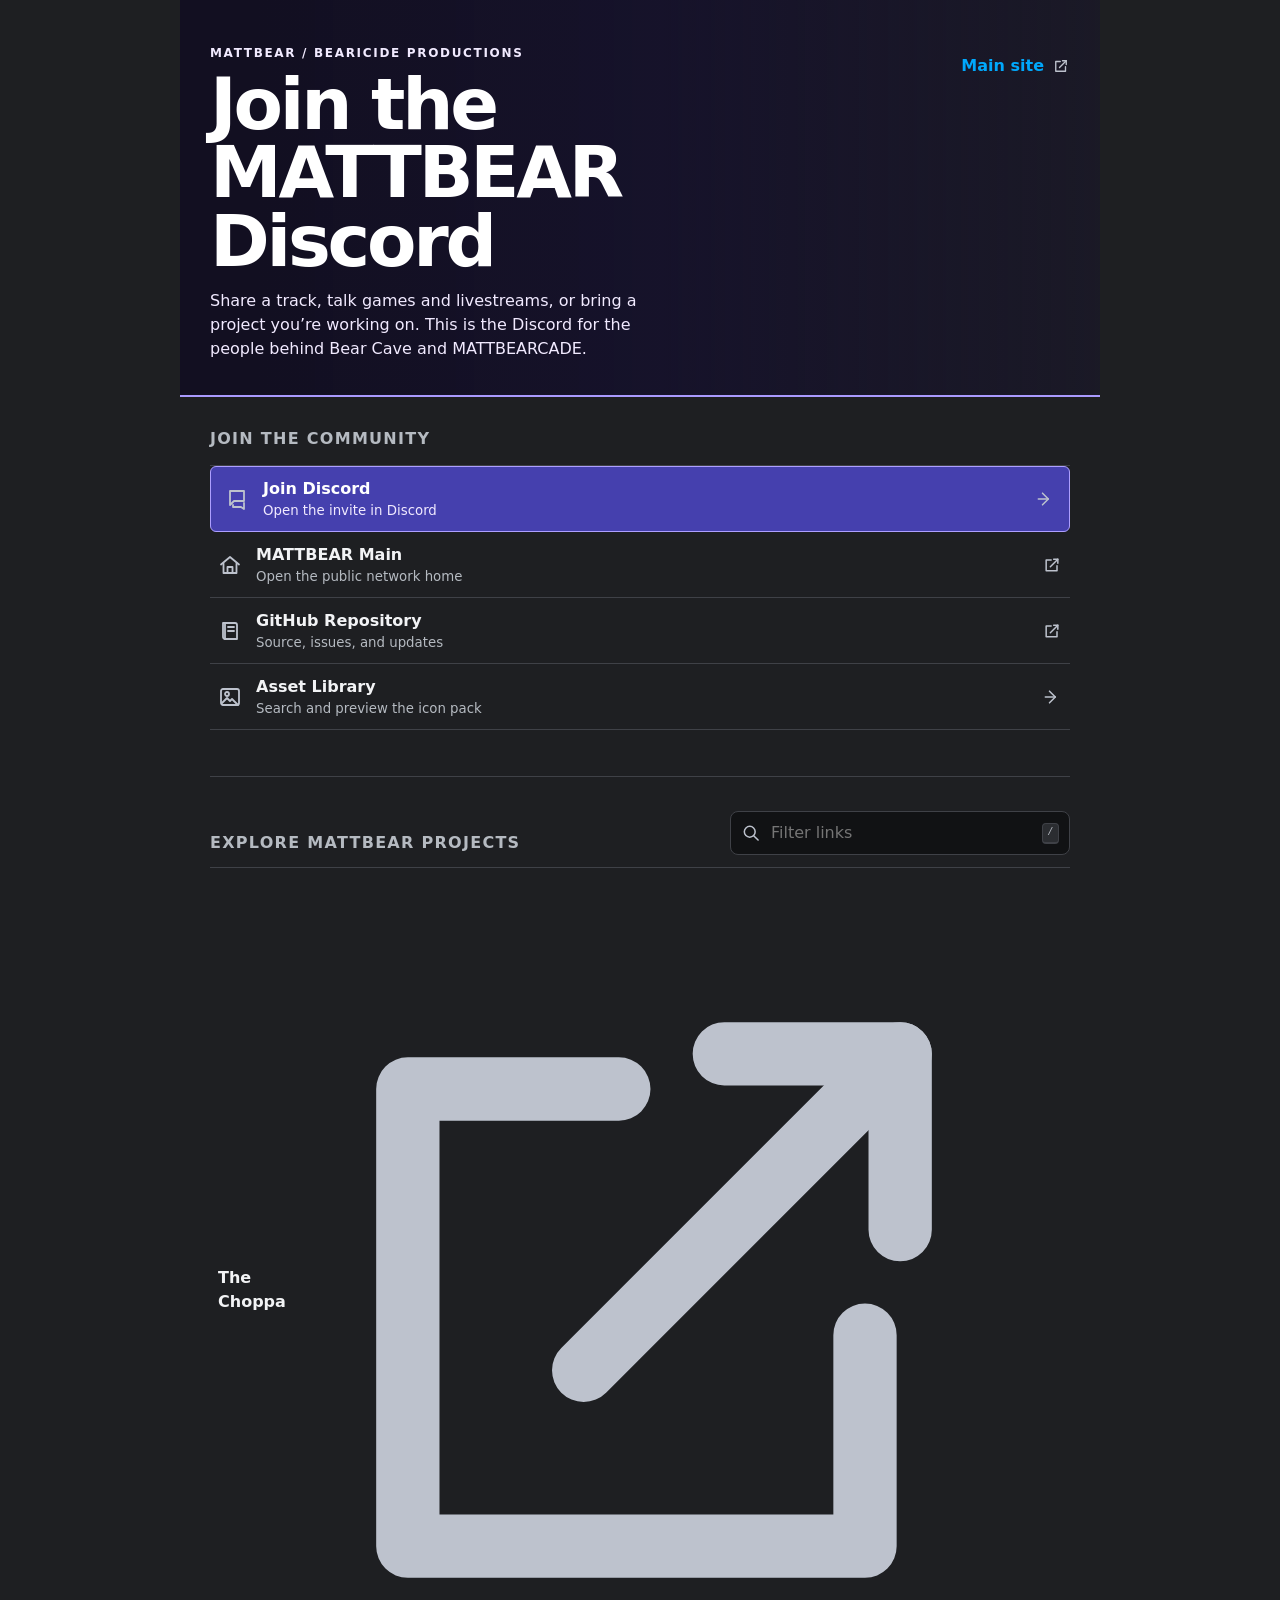
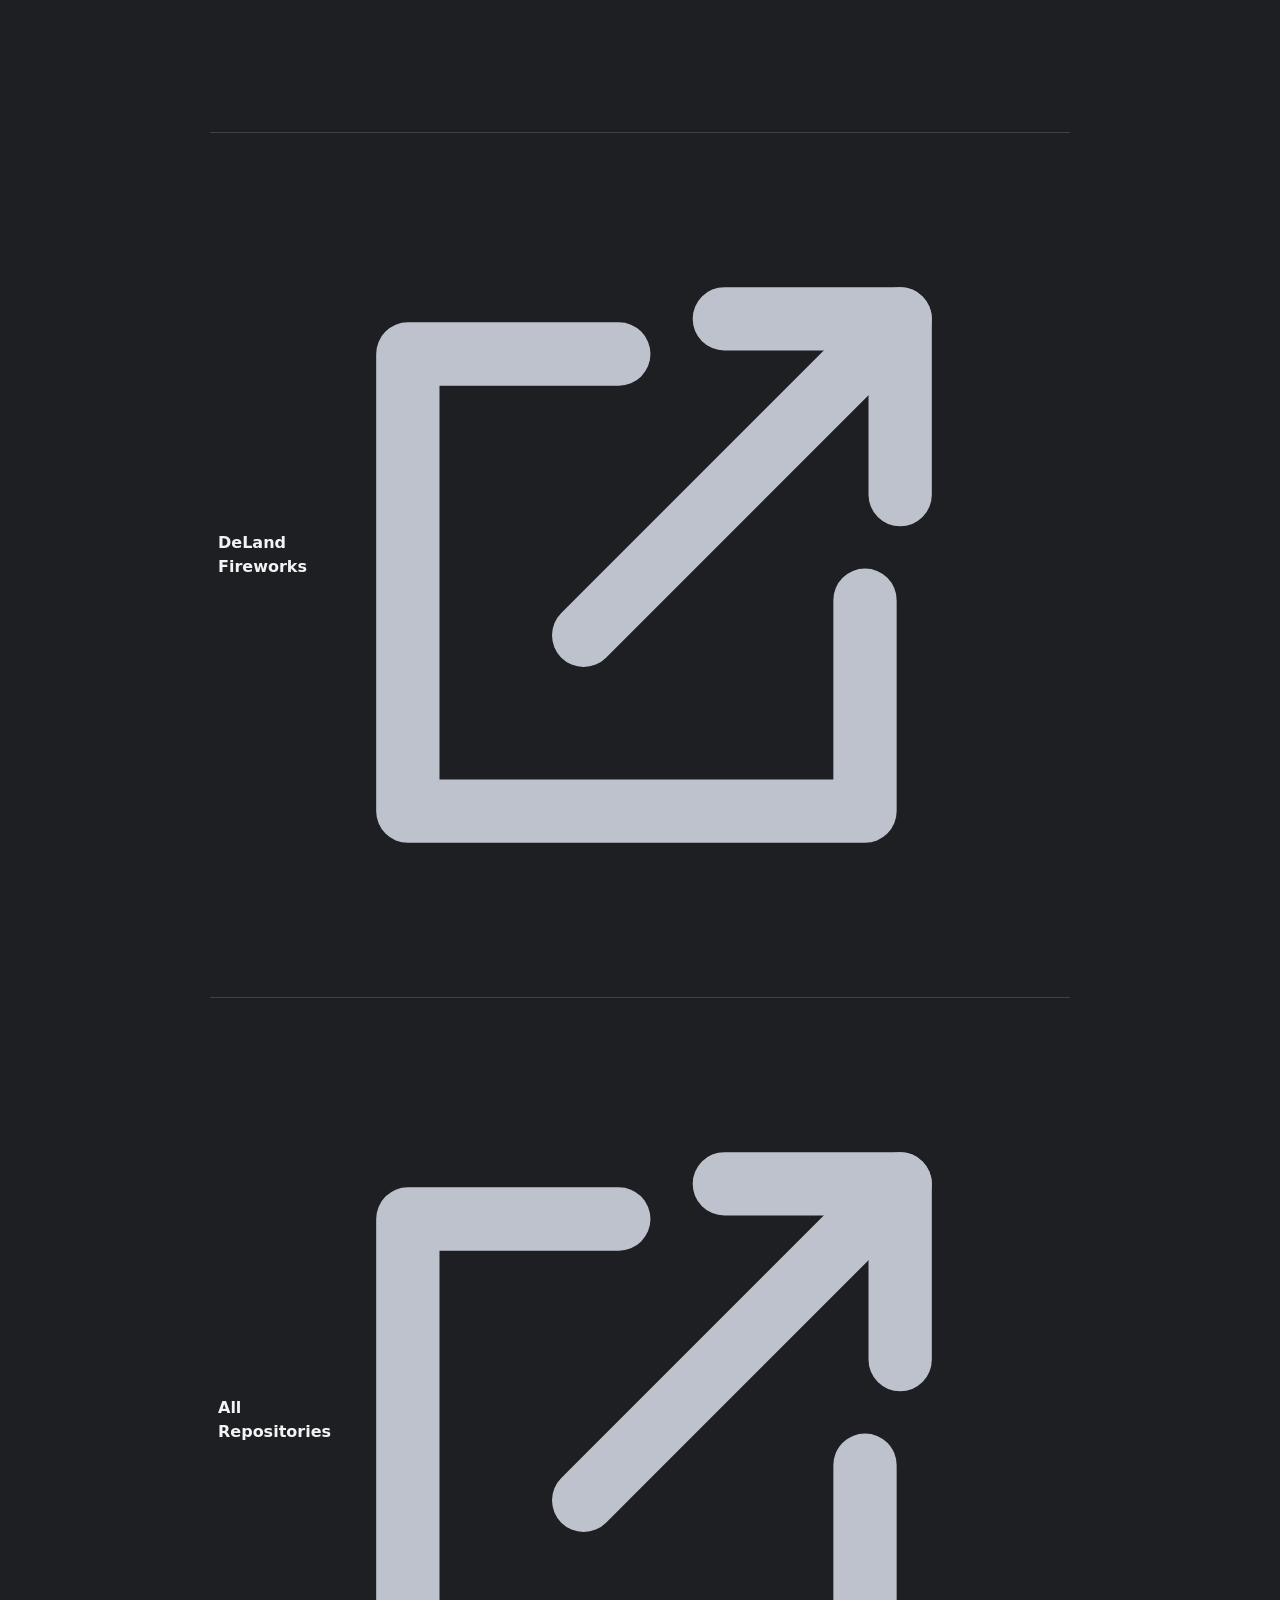
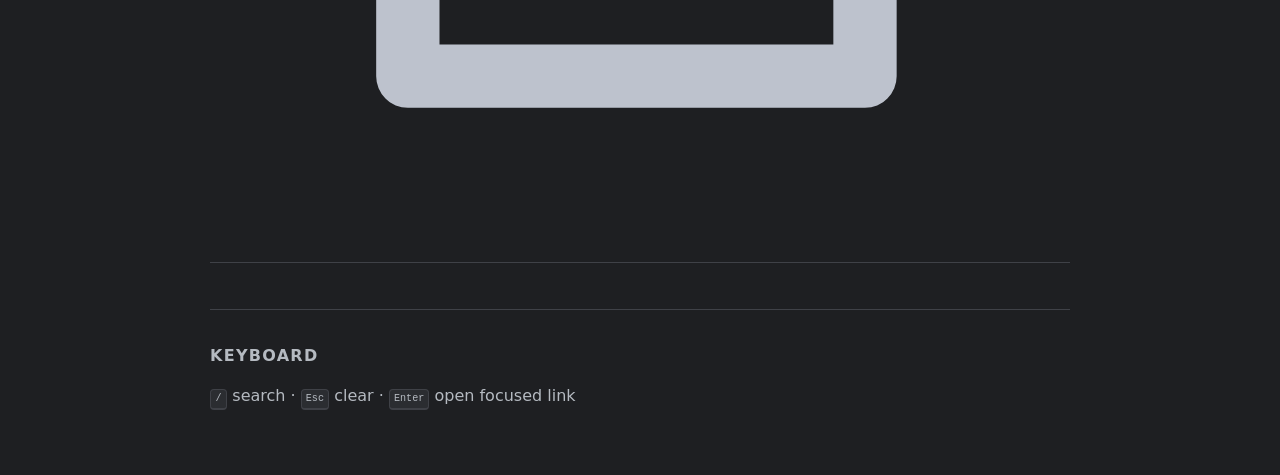
<file: index.html>
<!doctype html>
<html lang="en">
<head>
  <meta charset="utf-8">
  <meta name="viewport" content="width=device-width,initial-scale=1,viewport-fit=cover">
  <title>MATTBEAR Discord Community</title>
  <meta name="description" content="Join the MATTBEAR Discord to talk music, browser games, livestreams, and creative projects.">
  <meta name="theme-color" content="#1e1f22">
  <meta name="robots" content="index,follow">
  <link rel="canonical" href="https://bearicide.github.io/discord-/">
  <meta property="og:title" content="MATTBEAR Discord Community">
  <meta property="og:description" content="Meet the community behind Bear Cave, MATTBEARCADE, and Bearicide Productions.">
  <meta property="og:type" content="website">
  <meta property="og:url" content="https://bearicide.github.io/discord-/">
  <link rel="stylesheet" href="css/tokens.css">
  <link rel="stylesheet" href="css/components.css">
  <link rel="stylesheet" href="css/app.css?v=2">
  <meta property="og:image" content="https://bearicide.github.io/bear-cave/assets/bear-cave-neon.webp">
  <script type="application/ld+json">{"@context":"https://schema.org","@type":"WebSite","name":"MATTBEAR Discord Community","url":"https://bearicide.github.io/discord-/"}</script>
</head>
<body>
  <a class="skip-link" href="#main">Skip to content</a>
  <header class="site-header">
    <div>
      <p class="eyebrow">MATTBEAR / BEARICIDE PRODUCTIONS</p>
      <h1>Join the MATTBEAR Discord</h1>
      <p class="subtitle">Share a track, talk games and livestreams, or bring a project you’re working on. This is the Discord for the people behind Bear Cave and MATTBEARCADE.</p>
    </div>
    <a class="header-link" href="https://bearicide.github.io/" aria-label="Open the main MATTBEAR site">
      Main site <img src="icons/navigation/external-link.svg" alt="" width="18" height="18">
    </a>
  </header>

  <main id="main">
    <section class="quick-actions" aria-labelledby="quick-heading">
      <h2 id="quick-heading">Join the community</h2>
      <div class="action-list">
        <a class="action-row primary" id="discord-link" href="https://discord.gg/xcX5knzmZA" aria-describedby="discord-status">
          <img src="icons/community/messages.svg" alt="" width="24" height="24">
          <span><strong>Join Discord</strong><small id="discord-status">Open the invite in Discord</small></span>
          <img src="icons/navigation/forward.svg" alt="" width="20" height="20">
        </a>
        <a class="action-row" href="https://bearicide.github.io/">
          <img src="icons/navigation/home.svg" alt="" width="24" height="24">
          <span><strong>MATTBEAR Main</strong><small>Open the public network home</small></span>
          <img src="icons/navigation/external-link.svg" alt="" width="20" height="20">
        </a>
        <a class="action-row" href="https://github.com/bearicide/discord-">
          <img src="icons/media/repository.svg" alt="" width="24" height="24">
          <span><strong>GitHub Repository</strong><small>Source, issues, and updates</small></span>
          <img src="icons/navigation/external-link.svg" alt="" width="20" height="20">
        </a>
        <a class="action-row" href="preview/">
          <img src="icons/media/image.svg" alt="" width="24" height="24">
          <span><strong>Asset Library</strong><small>Search and preview the icon pack</small></span>
          <img src="icons/navigation/forward.svg" alt="" width="20" height="20">
        </a>
      </div>
    </section>

    <section aria-labelledby="links-heading">
      <div class="section-heading">
        <h2 id="links-heading">Explore MATTBEAR projects</h2>
        <label class="search-box">
          <span class="sr-only">Filter links</span>
          <img src="icons/navigation/search.svg" alt="" width="20" height="20">
          <input id="link-search" type="search" placeholder="Filter links" autocomplete="off">
          <kbd>/</kbd>
        </label>
      </div>
      <div class="link-list" id="link-list">
        <a href="https://bearicide.github.io/the-choppa/" data-search="the choppa music audio launchkey">
          <span><strong>The Choppa</strong><small>Music tool</small></span><img src="icons/navigation/external-link.svg" alt="">
        </a>
        <a href="https://bearicide.github.io/delandfireworks/" data-search="deland fireworks flushing event">
          <span><strong>DeLand Fireworks</strong><small>Community event</small></span><img src="icons/navigation/external-link.svg" alt="">
        </a>
        <a href="https://github.com/bearicide" data-search="github repositories code projects">
          <span><strong>All Repositories</strong><small>GitHub profile</small></span><img src="icons/navigation/external-link.svg" alt="">
        </a>
      </div>
      <p class="empty-state" id="empty-state" hidden>No matching links.</p>
    </section>

    <section class="help" aria-labelledby="help-heading">
      <h2 id="help-heading">Keyboard</h2>
      <p><kbd>/</kbd> search · <kbd>Esc</kbd> clear · <kbd>Enter</kbd> open focused link</p>
    </section>
  </main>

  <nav class="mobile-nav" aria-label="Primary">
    <a href="https://bearicide.github.io/"><img src="icons/navigation/home.svg" alt=""><span>Main</span></a>
    <a href="#links-heading"><img src="icons/navigation/compass.svg" alt=""><span>Links</span></a>
    <a href="https://discord.gg/xcX5knzmZA"><img src="icons/community/messages.svg" alt=""><span>Join Discord</span></a>
    <button type="button" id="mobile-search"><img src="icons/navigation/search.svg" alt=""><span>Search</span></button>
  </nav>

  <script src="js/app.js?v=2"></script>
</body>
</html>
</file>
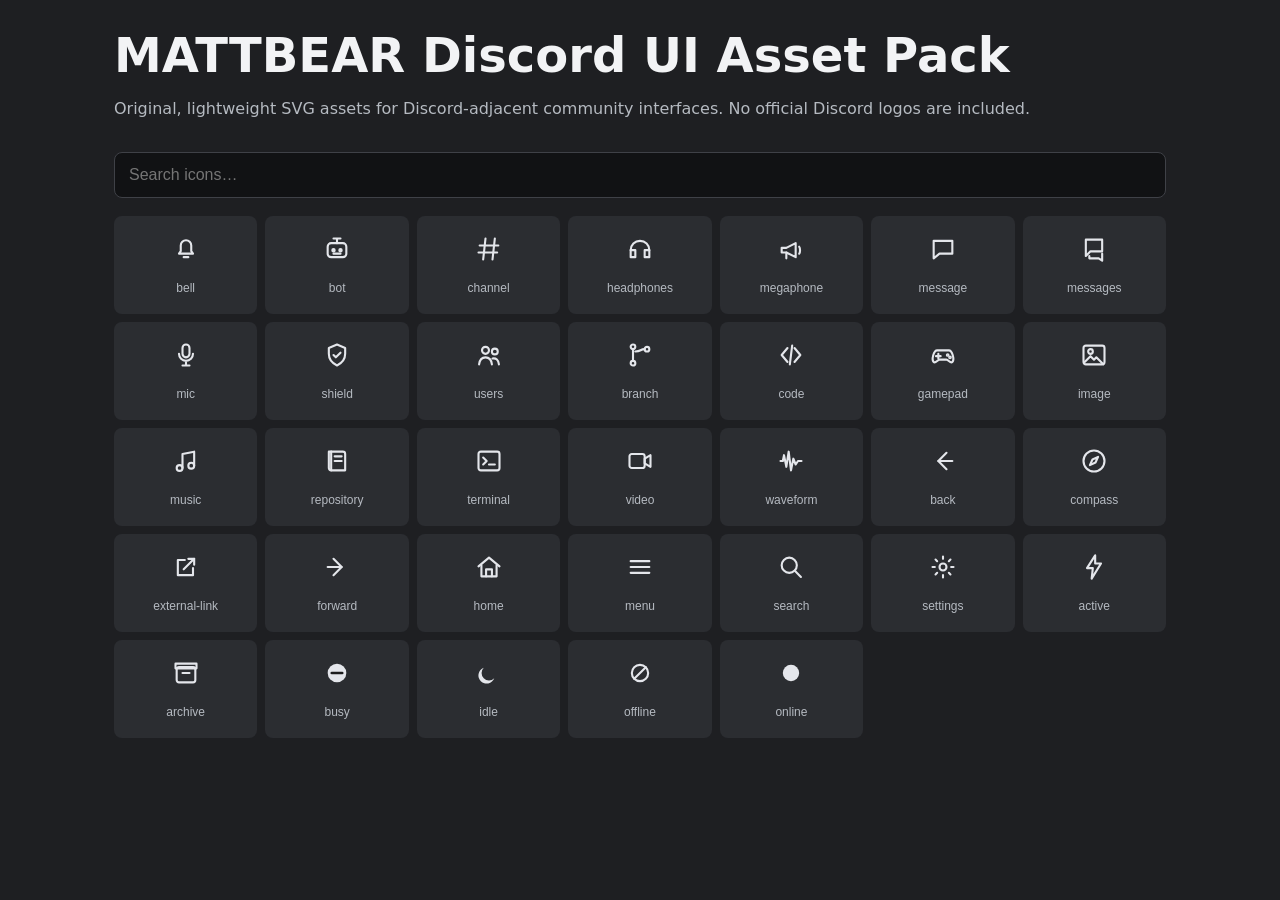
<file: preview/index.html>
<!doctype html><html lang="en"><head><meta charset="utf-8"><meta name="viewport" content="width=device-width,initial-scale=1">
<title>MATTBEAR Discord UI Asset Pack</title><link rel="stylesheet" href="../css/tokens.css"><style>
*{box-sizing:border-box}body{margin:0;background:#1E1F22;color:#F2F3F5;font-family:system-ui,sans-serif}
main{max-width:1100px;margin:auto;padding:24px}h1{font-size:clamp(1.7rem,5vw,3rem);margin:.2rem 0}p{color:#B5BAC1}
input{width:100%;min-height:46px;background:#111214;border:1px solid #3F4147;border-radius:8px;padding:0 14px;color:#F2F3F5;font-size:16px;margin:18px 0}
.grid{display:grid;grid-template-columns:repeat(auto-fill,minmax(130px,1fr));gap:8px}
.icon-card{background:#2B2D31;color:#F2F3F5;border:0;border-radius:8px;min-height:98px;padding:14px;display:grid;place-items:center;gap:8px;cursor:pointer}
.icon-card:hover,.icon-card:focus{background:#35373C;outline:2px solid #5865F2;outline-offset:1px}
.icon-card img{width:28px;height:28px;filter:invert(89%) sepia(6%) saturate(122%) hue-rotate(185deg) brightness(100%)}
.icon-card span{font-size:12px;color:#B5BAC1;word-break:break-word}
</style></head><body><main><h1>MATTBEAR Discord UI Asset Pack</h1>
<p>Original, lightweight SVG assets for Discord-adjacent community interfaces. No official Discord logos are included.</p>
<input id="q" type="search" placeholder="Search icons…" aria-label="Search icons"><div class="grid"><button class="icon-card" data-name="bell"><img src="../icons/community/bell.svg" alt=""><span>bell</span></button><button class="icon-card" data-name="bot"><img src="../icons/community/bot.svg" alt=""><span>bot</span></button><button class="icon-card" data-name="channel"><img src="../icons/community/channel.svg" alt=""><span>channel</span></button><button class="icon-card" data-name="headphones"><img src="../icons/community/headphones.svg" alt=""><span>headphones</span></button><button class="icon-card" data-name="megaphone"><img src="../icons/community/megaphone.svg" alt=""><span>megaphone</span></button><button class="icon-card" data-name="message"><img src="../icons/community/message.svg" alt=""><span>message</span></button><button class="icon-card" data-name="messages"><img src="../icons/community/messages.svg" alt=""><span>messages</span></button><button class="icon-card" data-name="mic"><img src="../icons/community/mic.svg" alt=""><span>mic</span></button><button class="icon-card" data-name="shield"><img src="../icons/community/shield.svg" alt=""><span>shield</span></button><button class="icon-card" data-name="users"><img src="../icons/community/users.svg" alt=""><span>users</span></button><button class="icon-card" data-name="branch"><img src="../icons/media/branch.svg" alt=""><span>branch</span></button><button class="icon-card" data-name="code"><img src="../icons/media/code.svg" alt=""><span>code</span></button><button class="icon-card" data-name="gamepad"><img src="../icons/media/gamepad.svg" alt=""><span>gamepad</span></button><button class="icon-card" data-name="image"><img src="../icons/media/image.svg" alt=""><span>image</span></button><button class="icon-card" data-name="music"><img src="../icons/media/music.svg" alt=""><span>music</span></button><button class="icon-card" data-name="repository"><img src="../icons/media/repository.svg" alt=""><span>repository</span></button><button class="icon-card" data-name="terminal"><img src="../icons/media/terminal.svg" alt=""><span>terminal</span></button><button class="icon-card" data-name="video"><img src="../icons/media/video.svg" alt=""><span>video</span></button><button class="icon-card" data-name="waveform"><img src="../icons/media/waveform.svg" alt=""><span>waveform</span></button><button class="icon-card" data-name="back"><img src="../icons/navigation/back.svg" alt=""><span>back</span></button><button class="icon-card" data-name="compass"><img src="../icons/navigation/compass.svg" alt=""><span>compass</span></button><button class="icon-card" data-name="external-link"><img src="../icons/navigation/external-link.svg" alt=""><span>external-link</span></button><button class="icon-card" data-name="forward"><img src="../icons/navigation/forward.svg" alt=""><span>forward</span></button><button class="icon-card" data-name="home"><img src="../icons/navigation/home.svg" alt=""><span>home</span></button><button class="icon-card" data-name="menu"><img src="../icons/navigation/menu.svg" alt=""><span>menu</span></button><button class="icon-card" data-name="search"><img src="../icons/navigation/search.svg" alt=""><span>search</span></button><button class="icon-card" data-name="settings"><img src="../icons/navigation/settings.svg" alt=""><span>settings</span></button><button class="icon-card" data-name="active"><img src="../icons/status/active.svg" alt=""><span>active</span></button><button class="icon-card" data-name="archive"><img src="../icons/status/archive.svg" alt=""><span>archive</span></button><button class="icon-card" data-name="busy"><img src="../icons/status/busy.svg" alt=""><span>busy</span></button><button class="icon-card" data-name="idle"><img src="../icons/status/idle.svg" alt=""><span>idle</span></button><button class="icon-card" data-name="offline"><img src="../icons/status/offline.svg" alt=""><span>offline</span></button><button class="icon-card" data-name="online"><img src="../icons/status/online.svg" alt=""><span>online</span></button></div>
<script>const q=document.querySelector('#q');q.addEventListener('input',()=>document.querySelectorAll('.icon-card').forEach(x=>x.hidden=!x.dataset.name.includes(q.value.toLowerCase())));</script>
</main></body></html>
</file>
<file: css/tokens.css>
:root{
--discord-blurple:#5865F2;--discord-green:#23A559;--discord-yellow:#F0B232;--discord-red:#F23F43;
--discord-bg:#313338;--discord-bg-deep:#1E1F22;--discord-panel:#2B2D31;--discord-hover:#35373C;
--discord-line:#3F4147;--discord-text:#F2F3F5;--discord-muted:#B5BAC1;--discord-link:#00A8FC;
--radius-xs:4px;--radius-sm:8px;--radius-md:12px;--tap-size:44px;
}
</file>
<file: css/components.css>
.discord-shell{background:var(--discord-bg);color:var(--discord-text);font-family:Inter,system-ui,sans-serif}
.discord-row{display:flex;align-items:center;min-height:var(--tap-size);gap:.75rem;padding:.25rem .75rem;border-radius:var(--radius-xs)}
.discord-row:hover,.discord-row:focus-within{background:var(--discord-hover)}
.discord-icon{width:1.25rem;height:1.25rem;flex:none;color:var(--discord-muted)}
.discord-link{color:var(--discord-link);text-decoration:none}.discord-link:hover{text-decoration:underline}
.status-dot{width:.75rem;height:.75rem;border-radius:50%;display:inline-block}
.status-online{background:var(--discord-green)}.status-idle{background:var(--discord-yellow)}
.status-busy{background:var(--discord-red)}.status-offline{border:2px solid var(--discord-muted)}
@media(max-width:640px){.discord-row{padding:.4rem .65rem}.hide-mobile{display:none!important}}
@media(prefers-reduced-motion:reduce){*,*:before,*:after{scroll-behavior:auto!important;animation:none!important;transition:none!important}}
</file>
<file: css/app.css>
*{box-sizing:border-box}
html{scroll-behavior:smooth}
body{margin:0;background:var(--discord-bg-deep);color:var(--discord-text);font-family:Inter,system-ui,-apple-system,BlinkMacSystemFont,"Segoe UI",sans-serif;line-height:1.5;padding-bottom:76px}
a{color:inherit}
img{display:block}
button,input{font:inherit}
button{color:inherit}
.skip-link{position:fixed;top:8px;left:8px;z-index:100;transform:translateY(-150%);background:var(--discord-text);color:var(--discord-bg-deep);padding:.65rem .8rem;border-radius:var(--radius-xs)}
.skip-link:focus{transform:none}
.site-header,main{width:min(920px,100%);margin:auto;padding-left:20px;padding-right:20px}
.site-header{display:flex;justify-content:space-between;gap:24px;align-items:flex-start;padding-top:44px;padding-bottom:34px;border-bottom:1px solid var(--discord-line)}
.eyebrow{margin:0 0 8px;color:var(--discord-muted);font-size:.75rem;font-weight:800;letter-spacing:.14em}
h1{margin:0;font-size:clamp(2rem,8vw,4.5rem);line-height:.95;letter-spacing:-.045em}
.subtitle{margin:14px 0 0;color:var(--discord-muted);max-width:44ch}
.header-link{display:flex;align-items:center;gap:8px;min-height:44px;text-decoration:none;color:var(--discord-link);font-weight:700;white-space:nowrap}
.header-link img,.action-row img,.link-list img,.mobile-nav img,.search-box img{filter:brightness(0) saturate(100%) invert(80%) sepia(5%) saturate(430%) hue-rotate(182deg) brightness(94%)}
main{padding-top:30px;padding-bottom:50px}
section+section{margin-top:46px;padding-top:34px;border-top:1px solid var(--discord-line)}
h2{margin:0 0 14px;font-size:1rem;text-transform:uppercase;letter-spacing:.08em;color:var(--discord-muted)}
.action-list,.link-list{border-top:1px solid var(--discord-line)}
.action-row,.link-list>a{display:flex;align-items:center;gap:14px;min-height:66px;padding:10px 4px;text-decoration:none;border-bottom:1px solid var(--discord-line)}
.action-row>span,.link-list>a>span{min-width:0;flex:1}
.action-row strong,.link-list strong{display:block;color:var(--discord-text)}
.action-row small,.link-list small{display:block;color:var(--discord-muted);overflow:hidden;text-overflow:ellipsis;white-space:nowrap}
.action-row:hover,.action-row:focus-visible,.link-list>a:hover,.link-list>a:focus-visible{background:var(--discord-hover);outline:none;padding-left:12px;padding-right:12px}
.action-row.primary strong{color:#fff}
.action-row[aria-disabled="true"]{opacity:.62;cursor:not-allowed}
.section-heading{display:flex;justify-content:space-between;align-items:end;gap:20px;margin-bottom:12px}
.section-heading h2{margin:0}
.search-box{display:flex;align-items:center;gap:8px;width:min(340px,100%);min-height:44px;background:#111214;border:1px solid var(--discord-line);border-radius:var(--radius-sm);padding:0 10px}
.search-box:focus-within{border-color:var(--discord-blurple);box-shadow:0 0 0 2px color-mix(in srgb,var(--discord-blurple),transparent 65%)}
.search-box input{min-width:0;flex:1;color:var(--discord-text);background:transparent;border:0;outline:0;font-size:16px}
kbd{display:inline-block;min-width:1.7em;padding:.15em .4em;border:1px solid var(--discord-line);border-bottom-width:2px;border-radius:4px;background:var(--discord-panel);color:var(--discord-muted);font-size:.78em;text-align:center}
.empty-state,.help p{color:var(--discord-muted)}
.mobile-nav{position:fixed;z-index:50;left:0;right:0;bottom:0;display:grid;grid-template-columns:repeat(4,1fr);min-height:68px;padding-bottom:env(safe-area-inset-bottom);background:rgba(30,31,34,.97);border-top:1px solid var(--discord-line);backdrop-filter:blur(12px)}
.mobile-nav a,.mobile-nav button{display:grid;place-items:center;align-content:center;gap:4px;min-height:64px;padding:5px;background:transparent;border:0;text-decoration:none;font-size:.72rem;color:var(--discord-muted)}
.mobile-nav img{width:21px;height:21px}
.mobile-nav a:focus-visible,.mobile-nav button:focus-visible{outline:2px solid var(--discord-blurple);outline-offset:-3px;color:#fff}
.sr-only{position:absolute;width:1px;height:1px;padding:0;margin:-1px;overflow:hidden;clip:rect(0,0,0,0);white-space:nowrap;border:0}
@media(min-width:760px){body{padding-bottom:0}.mobile-nav{display:none}.site-header,main{padding-left:30px;padding-right:30px}.action-row,.link-list>a{padding-left:8px;padding-right:8px}}
@media(max-width:620px){.site-header{display:block;padding-top:28px;padding-bottom:26px}.header-link{margin-top:18px}.section-heading{display:block}.search-box{margin-top:12px;width:100%}.help{display:none}}
@media(prefers-reduced-motion:reduce){html{scroll-behavior:auto}.action-row,.link-list>a{transition:none}}

.site-header{
  background:linear-gradient(90deg,#120f21 8%,#15112be8 52%,#15112b6e),
    url(https://bearicide.github.io/bear-cave/assets/bear-cave-neon.webp) center/cover;
  border-bottom:2px solid #aa9aff;
}
.site-header h1{max-width:14ch;color:#fff}
.site-header .subtitle,.site-header .eyebrow{color:#f1eaff}
.quick-actions .primary{
  padding-inline:14px;
  background:#4540ae;
  border:1px solid #ad9fff;
  border-radius:6px;
}
.quick-actions .primary:hover,.quick-actions .primary:focus-visible{
  background:#514ac4;
  outline:2px solid #e1d9ff;
  outline-offset:2px;
}
.quick-actions .primary small{color:#f1eaff}
</file>
